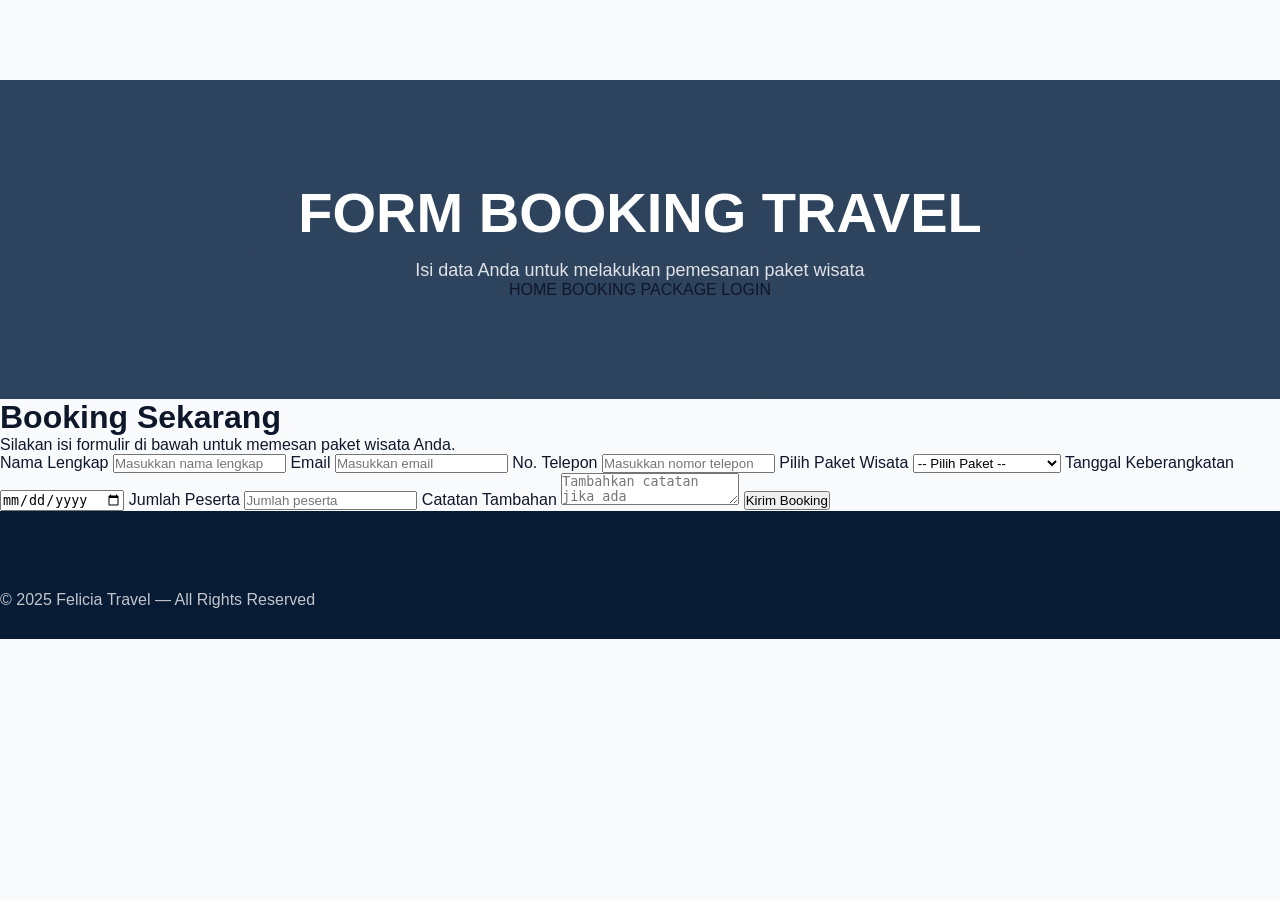
<file: BOOKING.html>
<!DOCTYPE html>
<html lang="en">

<head>

<meta charset="UTF-8">
<meta name="viewport" content="width=device-width, initial-scale=1.0">

<title>Booking - Felicia Travel</title>

<link rel="stylesheet" href="css/style.css">

<link href="https://fonts.googleapis.com/css2?family=Outfit:wght@300;400;600;800&family=Plus+Jakarta+Sans:wght@300;400;500;600;700&display=swap"
rel="stylesheet">

</head>

<body>

<!-- HEADER -->

<header>

<div class="page-header">

<h1 class="highlight">
FORM BOOKING TRAVEL
</h1>

<p>
Isi data Anda untuk melakukan pemesanan paket wisata
</p>

<nav class="nav">

<a href="index.html">HOME</a>
<a href="booking.html">BOOKING</a>
<a href="package.html">PACKAGE</a>
<a href="login.html">LOGIN  </a>

</nav>

</div>

</header>

<div class="page-wrapper">

<div class="booking-container">

<h1>Booking Sekarang</h1>

<p>
Silakan isi formulir di bawah untuk memesan paket wisata Anda.
</p>

<form>

<label>Nama Lengkap</label>
<input type="text" placeholder="Masukkan nama lengkap" required>

<label>Email</label>
<input type="email" placeholder="Masukkan email" required>

<label>No. Telepon</label>
<input type="tel" placeholder="Masukkan nomor telepon" required>

<label>Pilih Paket Wisata</label>

<select required>

<option value="">
-- Pilih Paket --
</option>

<option>
Bali Package
</option>

<option>
Jepang Package
</option>

<option>
Kamboja Package
</option>

<option>
Korea Package
</option>

<option>
Raja Ampat Package
</option>

<option>
Vietnam Package
</option>

</select>

<label>Tanggal Keberangkatan</label>
<input type="date" required>

<label>Jumlah Peserta</label>
<input type="number" min="1" placeholder="Jumlah peserta" required>

<label>Catatan Tambahan</label>

<textarea placeholder="Tambahkan catatan jika ada"></textarea>

<button class="submit-btn">
Kirim Booking
</button>

</form>

</div>

</div>

<!-- FOOTER -->

<footer class="footer-section">

<p>
© 2025 Felicia Travel — All Rights Reserved
</p>

</footer>

</body>

</html>
</file>
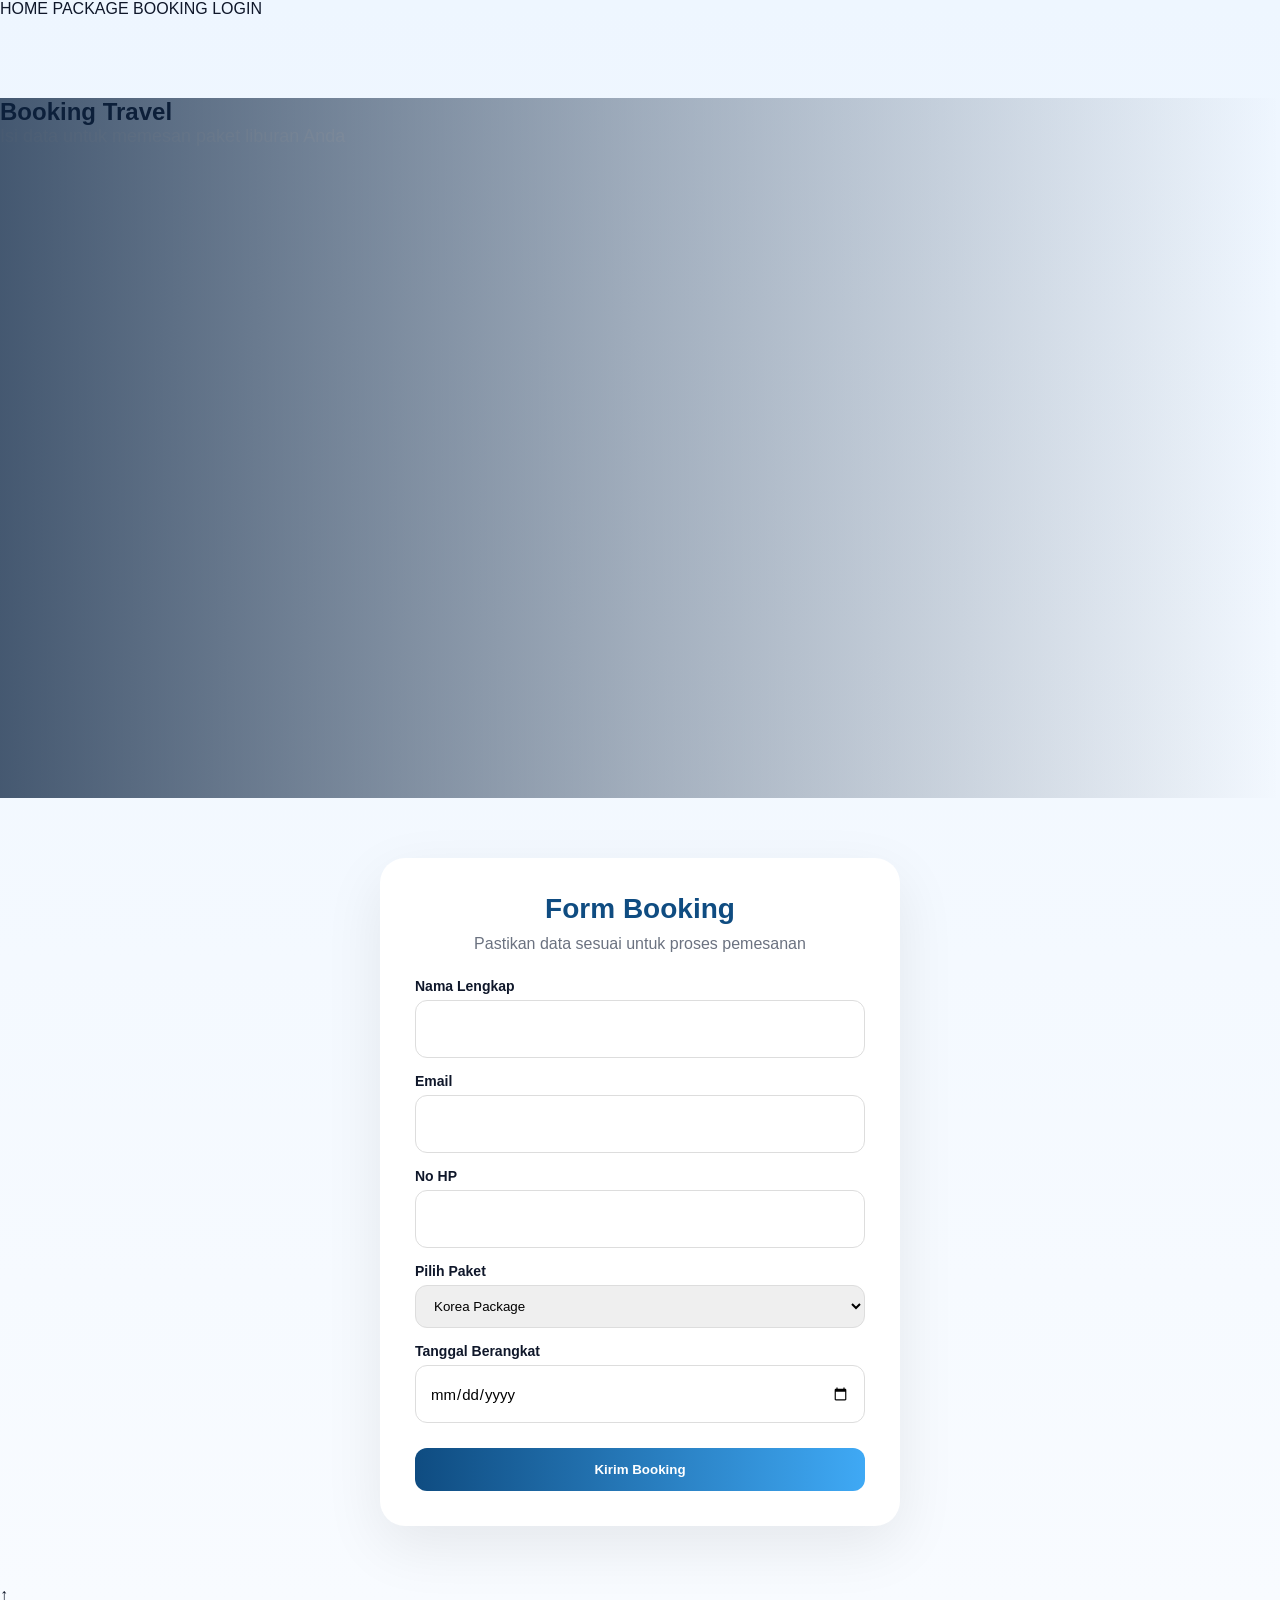
<file: booking.html>
<!DOCTYPE html>
<html lang="id">

<head>
<meta charset="UTF-8">
<meta name="viewport" content="width=device-width, initial-scale=1.0">

<title>Booking Travel</title>

<link href="https://fonts.googleapis.com/css2?family=Outfit:wght@400;700;800&family=Plus+Jakarta+Sans:wght@400;500;600;700&display=swap" rel="stylesheet">

<link rel="stylesheet" href="css/style.css">

<style>

/* ===== BOOKING UI MODERN ===== */

body{
background:linear-gradient(180deg,#eef6ff,#f8fbff);
}

.booking-wrapper{
display:flex;
justify-content:center;
align-items:center;
padding:60px 20px;
}

.booking-card{
width:100%;
max-width:520px;
background:white;
border-radius:25px;
padding:35px;
box-shadow:0 20px 60px rgba(0,0,0,.08);
animation:fadeUp .6s ease;
}

.booking-card h2{
text-align:center;
margin-bottom:10px;
color:#0F4C81;
font-size:28px;
}

.booking-card p{
text-align:center;
color:#6B7280;
margin-bottom:25px;
}

.input-group{
margin-bottom:15px;
}

.input-group label{
display:block;
margin-bottom:6px;
font-weight:600;
font-size:14px;
}

.input-group input,
.input-group select,
.input-group textarea{
width:100%;
padding:12px 14px;
border-radius:12px;
border:1px solid #ddd;
outline:none;
transition:.3s;
font-family:inherit;
}

.input-group input:focus,
.input-group select:focus,
.input-group textarea:focus{
border-color:#0F4C81;
box-shadow:0 0 0 3px rgba(15,76,129,.1);
}

.submit-btn{
width:100%;
padding:14px;
border:none;
border-radius:12px;
background:linear-gradient(90deg,#0F4C81,#3FA9F5);
color:white;
font-weight:700;
cursor:pointer;
margin-top:10px;
transition:.3s;
}

.submit-btn:hover{
transform:translateY(-3px);
}

@keyframes fadeUp{
from{opacity:0; transform:translateY(30px);}
to{opacity:1; transform:translateY(0);}
}

</style>

</head>

<body>

<!-- NAV -->
<nav class="nav">
<a href="index.html">HOME</a>
<a href="package.html">PACKAGE</a>
<a href="booking.html">BOOKING</a>
<a href="login.html">LOGIN</a>
</nav>

<!-- HERO MINI -->
<section class="hero" style="min-height:35vh;">
<h2>Booking Travel</h2>
<p>Isi data untuk memesan paket liburan Anda</p>
</section>

<!-- BOOKING FORM -->
<div class="booking-wrapper">

<div class="booking-card">

<h2>Form Booking</h2>
<p>Pastikan data sesuai untuk proses pemesanan</p>

<form id="bookingForm">

<div class="input-group">
<label>Nama Lengkap</label>
<input type="text" required>
</div>

<div class="input-group">
<label>Email</label>
<input type="email" required>
</div>

<div class="input-group">
<label>No HP</label>
<input type="tel" required>
</div>

<div class="input-group">
<label>Pilih Paket</label>
<select id="paket">
<option>Korea Package</option>
<option>Japan Package</option>
<option>Bali Package</option>
<option>Raja Ampat</option>
</select>
</div>

<div class="input-group">
<label>Tanggal Berangkat</label>
<input type="date" required>
</div>

<button class="submit-btn" type="submit">
Kirim Booking
</button>

</form>

</div>

</div>

<!-- FLOAT BUTTON -->
<div class="floating-btn">↑</div>

<script>

// FLOAT TOP
document.querySelector('.floating-btn').onclick = () => {
window.scrollTo({top:0,behavior:'smooth'});
};

// FORM INTERAKTIF
document.getElementById('bookingForm').addEventListener('submit',function(e){
e.preventDefault();

let paket = document.getElementById('paket').value;

alert("Booking berhasil untuk " + paket);

window.location.href = "index.html";
});

</script>

</body>

</html>
</file>
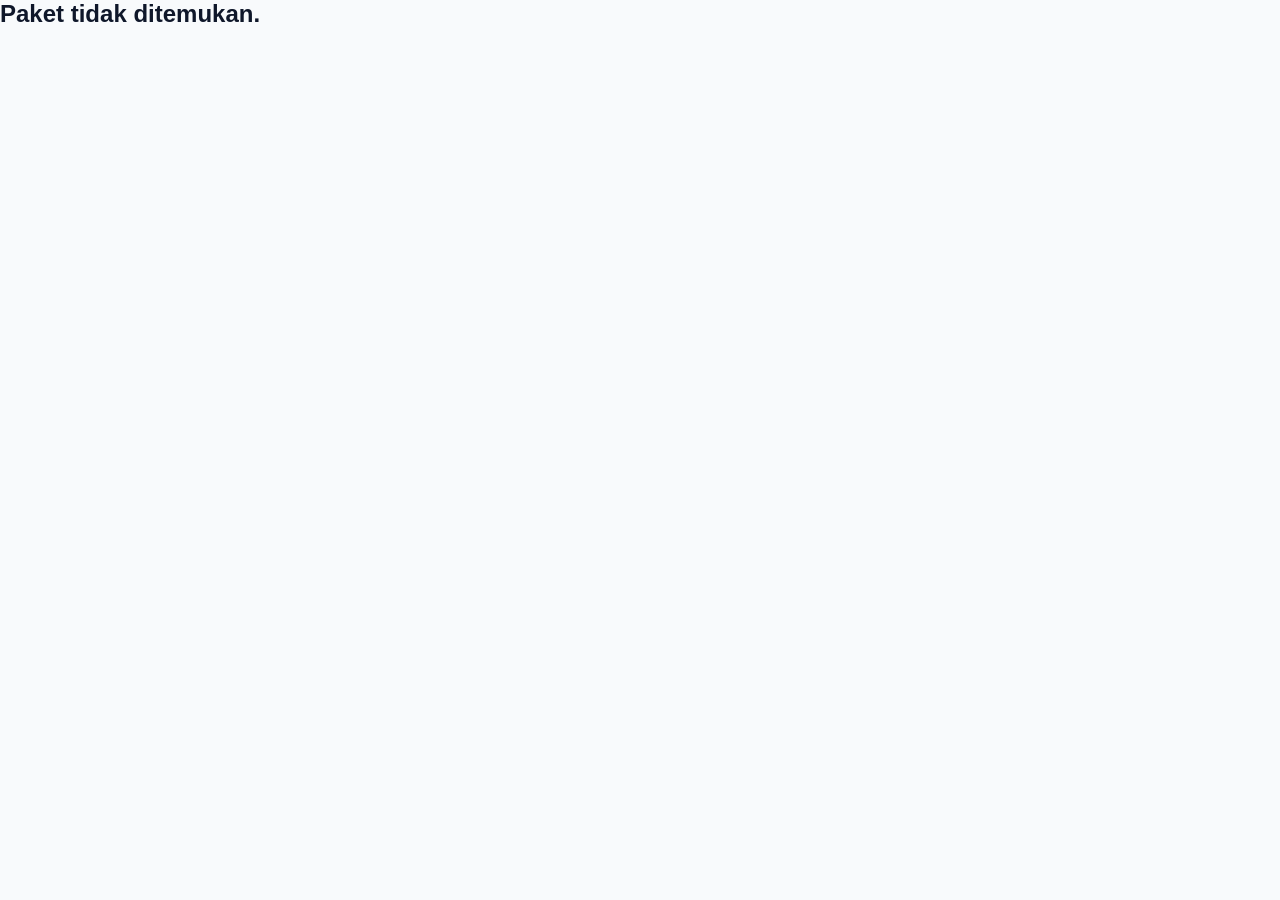
<file: detail.html>
<!DOCTYPE html>
<html lang="id">
<head>
<meta charset="UTF-8">
<meta name="viewport" content="width=device-width, initial-scale=1.0">
<title>Detail Paket</title>

<link rel="stylesheet" href="css/style.css">

<style>
.detail{
    max-width:900px;
    margin:50px auto;
    background:#fff;
    border-radius:15px;
    box-shadow:0 5px 20px rgba(0,0,0,.1);
    overflow:hidden;
}

.detail img{
    width:100%;
    height:400px;
    object-fit:cover;
}

.content{
    padding:30px;
}

.content h1{
    margin-bottom:15px;
}

.price{
    font-size:28px;
    color:#0a2b5e;
    font-weight:bold;
    margin:20px 0;
}

.btn-book{
    display:inline-block;
    padding:15px 30px;
    background:#0a2b5e;
    color:white;
    text-decoration:none;
    border-radius:8px;
}
</style>

</head>
<body>

<div class="detail">

<img id="gambar">

<div class="content">

<h1 id="nama"></h1>

<p id="durasi"></p>

<div class="price" id="harga"></div>

<p id="deskripsi"></p>

<a href="package.html" class="btn-book">
Kembali ke Paket
</a>

</div>

</div>

<script>

const paket=new URLSearchParams(window.location.search).get("paket");

const data={

tokyo:{
nama:"Tokyo Sakura Tour",
gambar:"https://images.unsplash.com/photo-1540959733332-eab4deabeeaf",
durasi:"6 Hari 5 Malam",
harga:"Rp16.990.000",
deskripsi:"Nikmati keindahan bunga sakura, Gunung Fuji, Shibuya, Asakusa, dan Disneyland Tokyo."
},

seoul:{
nama:"Seoul Autumn",
gambar:"https://ik.imagekit.io/tvlk/blog/2022/12/south-korea_autumn_shutterstock_1149210557-Copy.jpg?tr=q-70,c-at_max,w-500,h-250,dpr-2",
durasi:"5 Hari 4 Malam",
harga:"Rp11.990.000",
deskripsi:"Menjelajahi Gyeongbokgung Palace, Namsan Tower, Myeongdong dan menikmati musim gugur Korea."
},

europe:{
nama:"Europe Classic",
gambar:"https://images.unsplash.com/photo-1499856871958-5b9627545d1a",
durasi:"9 Hari 7 Malam",
harga:"Rp27.990.000",
deskripsi:"Mengunjungi Paris, Swiss, Amsterdam dan berbagai kota indah di Eropa."
},

australia:{
nama:"Australia Explore",
gambar:"https://images.unsplash.com/photo-1523482580672-f109ba8cb9be",
durasi:"7 Hari 6 Malam",
harga:"Rp22.990.000",
deskripsi:"Liburan ke Sydney Opera House, Blue Mountains dan berbagai destinasi populer Australia."
},

bali:{
    nama:"Bali Paradise",
    gambar:"https://images.unsplash.com/photo-1537953773345-d172ccf13cf1",
    durasi:"4 Hari 3 Malam",
    harga:"Rp6.990.000",
    deskripsi:"Menjelajahi Pantai Kuta, Tanah Lot, Ubud, dan Nusa Penida."
},

singapore:{
    nama:"Singapore City Escape",
    gambar:"https://images.unsplash.com/photo-1525625293386-3f8f99389edd",
    durasi:"3 Hari 2 Malam",
    harga:"Rp8.490.000",
    deskripsi:"Mengunjungi Marina Bay Sands, Merlion Park, Universal Studios, dan Gardens by the Bay."
},

dubai:{
    nama:"Dubai Luxury",
    gambar:"https://images.unsplash.com/photo-1512453979798-5ea266f8880c",
    durasi:"5 Hari 4 Malam",
    harga:"Rp18.990.000",
    deskripsi:"Nikmati Burj Khalifa, Palm Jumeirah, Dubai Mall, dan safari gurun."
},

newzealand:{
    nama:"New Zealand Adventure",
    gambar:"https://images.unsplash.com/photo-1469521669194-babb45599def",
    durasi:"8 Hari 7 Malam",
    harga:"Rp24.990.000",
    deskripsi:"Jelajahi Queenstown, Milford Sound, Rotorua, dan Danau Tekapo."
},

};


const item = data[paket];

if(item){

    document.getElementById("gambar").src = item.gambar;
    document.getElementById("nama").innerHTML = item.nama;
    document.getElementById("durasi").innerHTML = item.durasi;
    document.getElementById("harga").innerHTML = item.harga;
    document.getElementById("deskripsi").innerHTML = item.deskripsi;

}else{

    document.body.innerHTML =
    "<h2>Paket tidak ditemukan.</h2>";

}
</script>

</body>
</html>
</file>
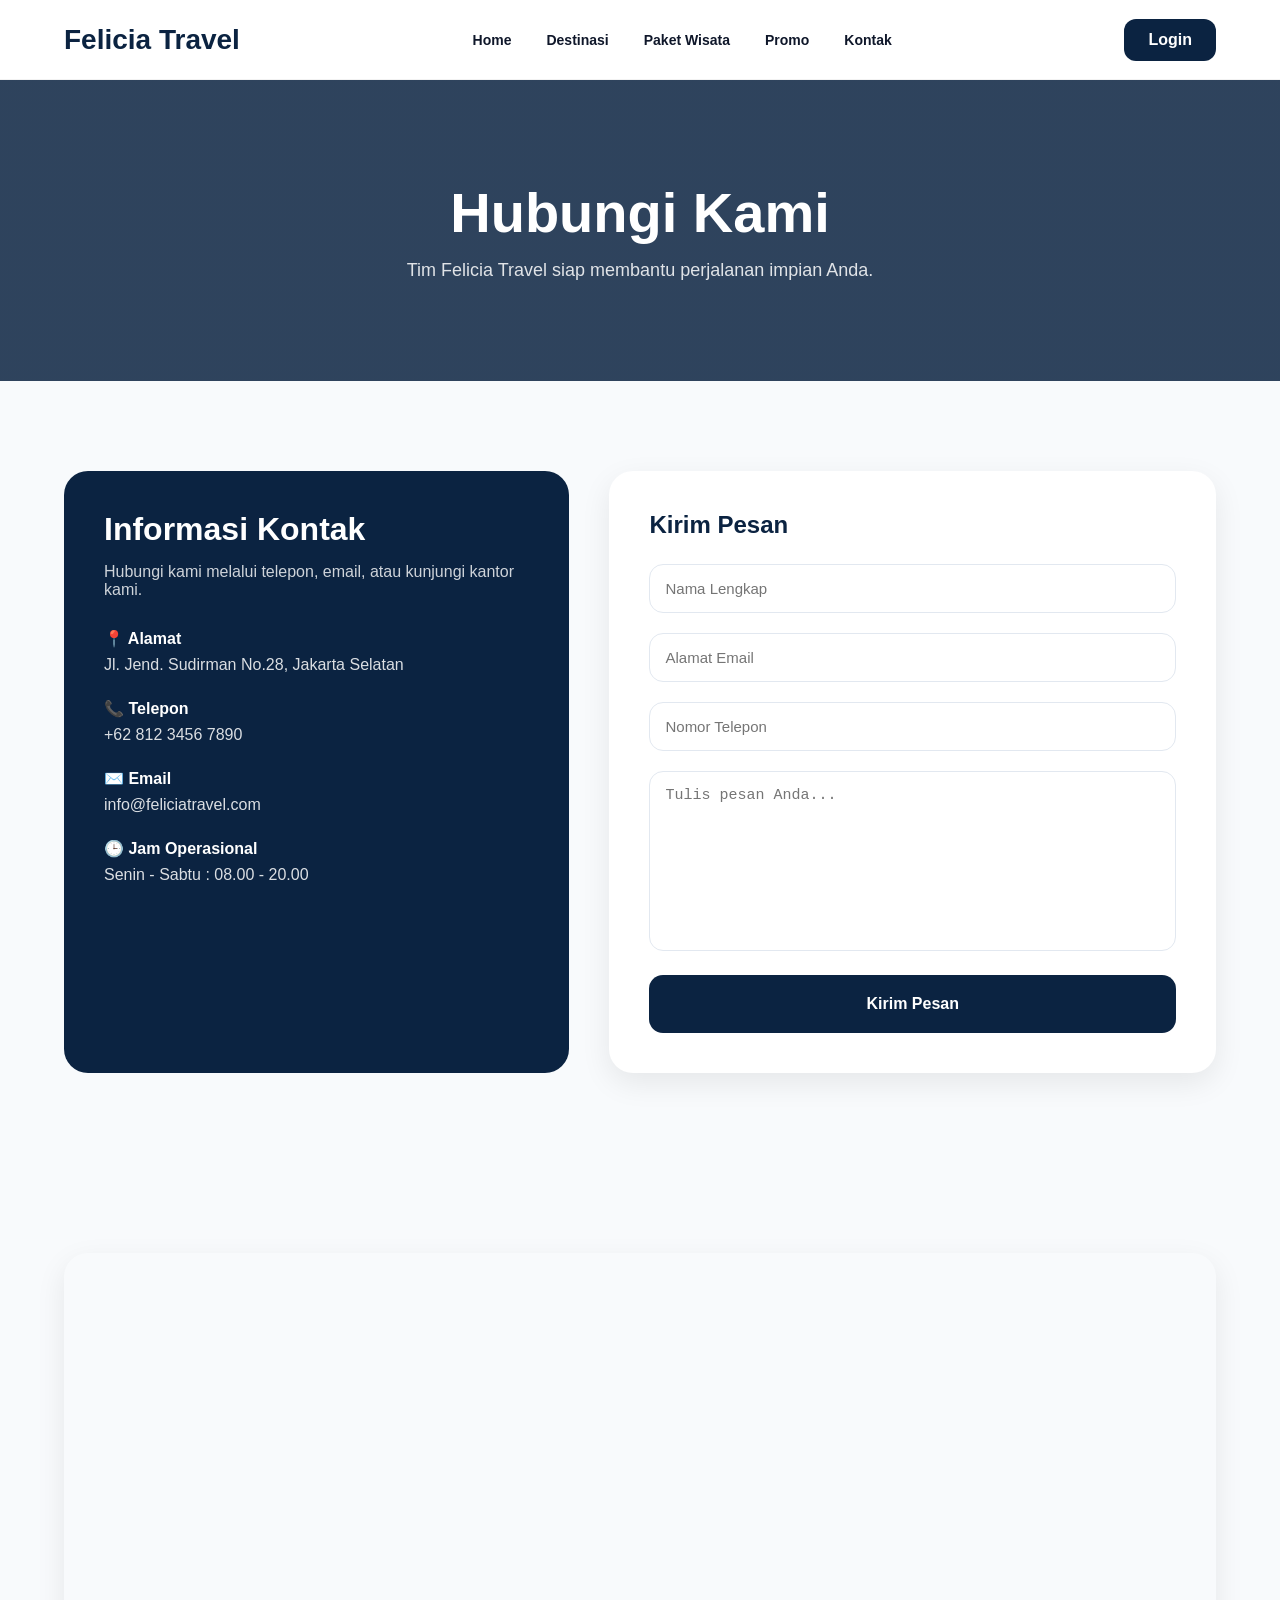
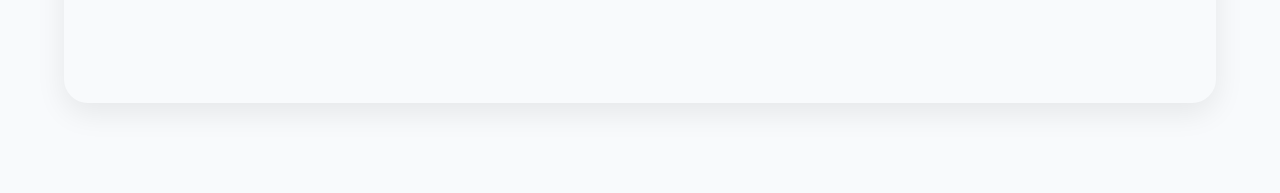
<file: kontak.html>
<!DOCTYPE html>
<html lang="en">
<head>
    <meta charset="UTF-8">
    <meta name="viewport" content="width=z, initial-scale=1.0">
    <title>Kontak - Felicia Travel</title>
</head>
<link rel="stylesheet" href="css/style.css">
<body>
    <nav class="navbar">

    <div class="container nav-container">

        <div class="logo">
            Felicia Travel
        </div>

        <ul class="nav-menu">
            <li><a href="index.html" class="nav-link">Home</a></li>
            <li><a href="destinasi.html" class="nav-link">Destinasi</a></li>
            <li><a href="package.html" class="nav-link">Paket Wisata</a></li>
            <li><a href="promo.html" class="nav-link">Promo</a></li>
            <li><a href="kontak.html" class="nav-link active">Kontak</a></li>
        </ul>

        <a href="login.html" class="btn-login">
            Login
        </a>

    </div>

</nav>

<!-- HEADER -->

<section class="page-header">

    <div class="container">

        <h1>Hubungi Kami</h1>

        <p>
            Tim Felicia Travel siap membantu perjalanan impian Anda.
        </p>

    </div>

</section>

<!-- CONTACT -->

<section class="section">

    <div class="container">

        <div class="contact-wrapper">

            <!-- INFO -->

            <div class="contact-info">

                <h2>
                    Informasi Kontak
                </h2>

                <p>
                    Hubungi kami melalui telepon, email, atau kunjungi kantor kami.
                </p>

                <div class="contact-item">

                    <h4>📍 Alamat</h4>

                    <span>
                        Jl. Jend. Sudirman No.28, Jakarta Selatan
                    </span>

                </div>

                <div class="contact-item">

                    <h4>📞 Telepon</h4>

                    <span>
                        +62 812 3456 7890
                    </span>

                </div>

                <div class="contact-item">

                    <h4>✉️ Email</h4>

                    <span>
                        info@feliciatravel.com
                    </span>

                </div>

                <div class="contact-item">

                    <h4>🕒 Jam Operasional</h4>

                    <span>
                        Senin - Sabtu : 08.00 - 20.00
                    </span>

                </div>

            </div>

            <!-- FORM -->

            <div class="contact-form">

                <h2>
                    Kirim Pesan
                </h2>

                <form>

                    <div class="form-group">
                        <input type="text" placeholder="Nama Lengkap">
                    </div>

                    <div class="form-group">
                        <input type="email" placeholder="Alamat Email">
                    </div>

                    <div class="form-group">
                        <input type="tel" placeholder="Nomor Telepon">
                    </div>

                    <div class="form-group">
                        <textarea placeholder="Tulis pesan Anda..."></textarea>
                    </div>

                    <button type="submit" class="btn-contact">
                        Kirim Pesan
                    </button>

                </form>

            </div>

        </div>

    </div>

</section>

<!-- MAP -->

<section class="section">

    <div class="container">

        <div class="map-box">

            <iframe
                src="https://www.google.com/maps?q=Jakarta&output=embed"
                loading="lazy">
            </iframe>

        </div>

    </div>

</section>
</body>
</html>
</file>
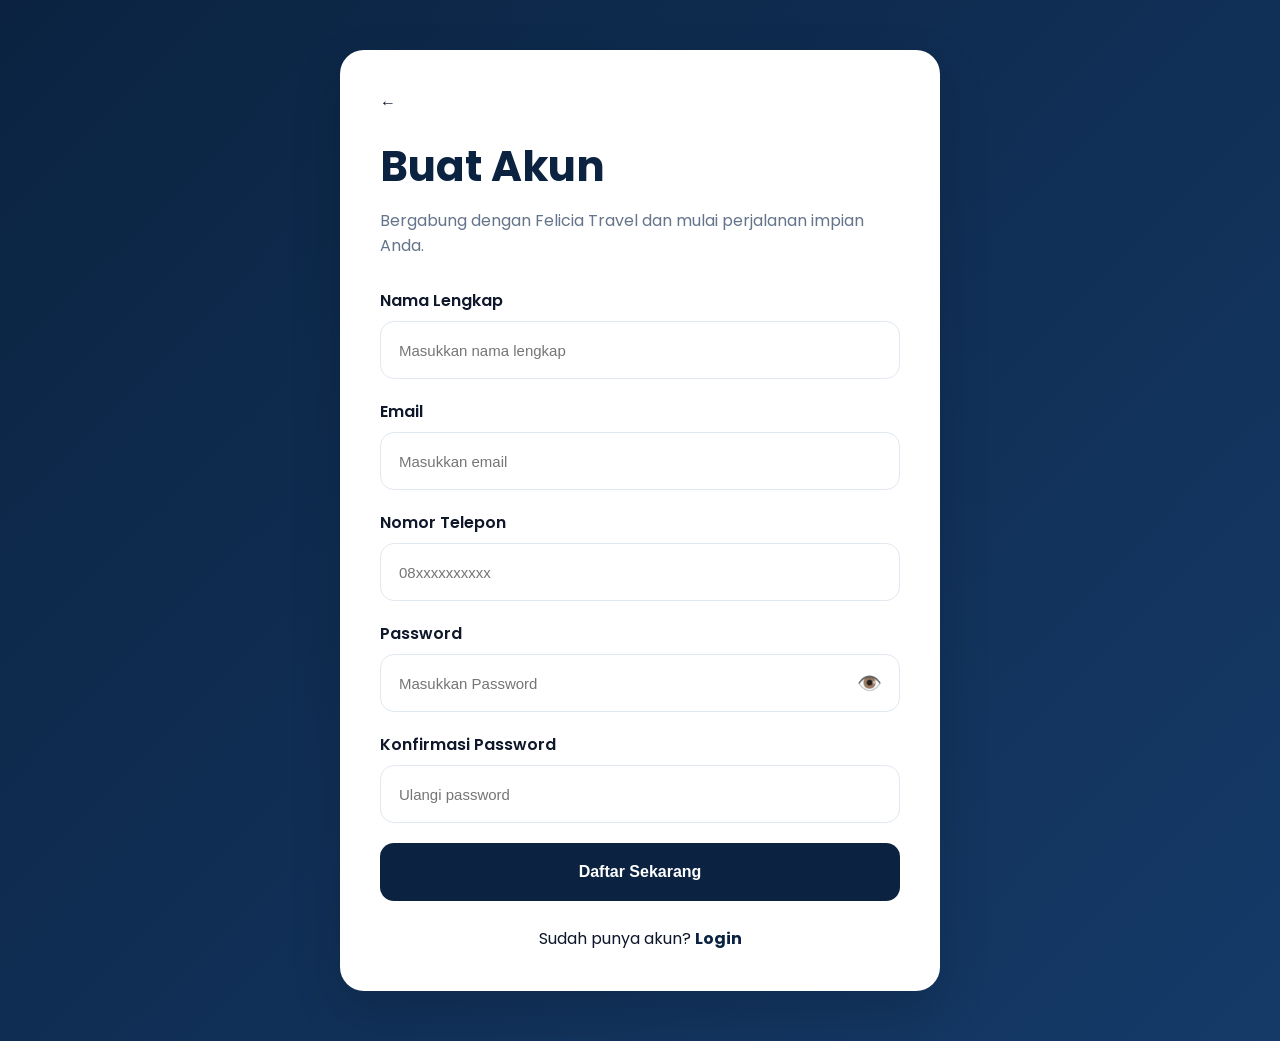
<file: regist.html>
<!DOCTYPE html>
<html lang="id">
<head>

<meta charset="UTF-8">
<meta name="viewport" content="width=device-width, initial-scale=1.0">

<title>Daftar Akun | Felicia Travel</title>

<link rel="stylesheet" href="css/style.css">

<link href="https://fonts.googleapis.com/css2?family=Poppins:wght@300;400;500;600;700;800&display=swap" rel="stylesheet">

</head>

<body>

<div class="register-page">

    <div class="register-box">

        <a href="login.html" class="back-btn">
            ←
        </a>

        <h1>Buat Akun</h1>

        <p class="register-subtitle">
            Bergabung dengan Felicia Travel dan mulai perjalanan impian Anda.
        </p>

        <form id="registerForm">

            <div class="input-group">

                <label>Nama Lengkap</label>

                <input
                type="text"
                id="fullname"
                placeholder="Masukkan nama lengkap">

            </div>

            <div class="input-group">

                <label>Email</label>

                <input
                type="email"
                id="email"
                placeholder="Masukkan email">

            </div>

            <div class="input-group">

                <label>Nomor Telepon</label>

                <input
                type="tel"
                id="phone"
                placeholder="08xxxxxxxxxx">

            </div>

            <div class="input-group">

                <label>Password</label>

                <div class="password-wrapper">

                    <input
                        type="password"
                        id="password"
                        placeholder="Masukkan Password">

                    <span id="togglePassword">
                        👁️
                    </span>

                </div>

            </div>

            <div class="input-group">

                <label>Konfirmasi Password</label>

                <input
                type="password"
                id="confirmPassword"
                placeholder="Ulangi password">

            </div>

            <button
            type="submit"
            class="btn-register">

                Daftar Sekarang

            </button>

        </form>

        <p class="login-link">

            Sudah punya akun?

            <a href="login.html">
                Login
            </a>

        </p>

    </div>

</div>

<script>

const form = document.getElementById("registerForm");

const password = document.getElementById("password");
const confirmPassword = document.getElementById("confirmPassword");

const togglePassword = document.getElementById("togglePassword");

/* SHOW / HIDE PASSWORD */

togglePassword.addEventListener("click", function(){

    if(password.type === "password"){

        password.type = "text";

        togglePassword.innerHTML = "🙈";

    }else{

        password.type = "password";

        togglePassword.innerHTML = "👁️";

    }

});

/* REGISTER */

form.addEventListener("submit", function(e){

    e.preventDefault();

    const fullname = document.getElementById("fullname").value.trim();
    const email = document.getElementById("email").value.trim();
    const phone = document.getElementById("phone").value.trim();
    const pass = password.value;
    const confirm = confirmPassword.value;

    if(
        fullname === "" ||
        email === "" ||
        phone === "" ||
        pass === "" ||
        confirm === ""
    ){

        alert("Lengkapi semua data!");
        return;

    }

    if(pass.length < 6){

        alert("Password minimal 6 karakter!");
        return;

    }

    if(pass !== confirm){

        alert("Konfirmasi password tidak sesuai!");
        return;

    }

    alert("Pendaftaran berhasil!");

    window.location.href = "login.html";

});

</script>

</body>
</html>
</file>
<file: css/style.css>
:root {
  /* PRIMARY */
  --primary: #0B2341;
  --primary-light: #153A68;
  --primary-dark: #07192E;

  /* ACCENT */
  --accent: #F4A62A;
  --accent-hover: #E69717;

  /* NEUTRAL */
  --white: #FFFFFF;
  --bg: #F8FAFC;
  --surface: #FFFFFF;

  /* TEXT */
  --text: #0F172A;
  --text-light: #64748B;

  /* BORDER */
  --border: #E2E8F0;

  /* SHADOW */
  --shadow: 0 10px 30px rgba(2, 6, 23, .08);

  /* RADIUS */
  --radius: 20px;

  /* TRANSITION */
  --transition: all .3s ease;
}

/* RESET */

*{
  margin:0;
  padding:0;
  box-sizing:border-box;
}

html{
  scroll-behavior:smooth;
}

body{
  font-family:'Poppins',sans-serif;
  background:var(--bg);
  color:var(--text);
  overflow-x:hidden;
}

a{
  text-decoration:none;
  color:inherit;
}

ul{
  list-style:none;
}

img{
  width:100%;
  display:block;
}

/* CONTAINER */

.container{
  width:90%;
  max-width:1400px;
  margin:auto;
}

/* NAVBAR */

.navbar{
  position:fixed;
  top:0;
  left:0;
  width:100%;
  height:80px;
  background:#fff;
  z-index:999;
  border-bottom:1px solid rgba(0,0,0,.05);
}

.nav-container{
  height:100%;
  display:flex;
  align-items:center;
  justify-content:space-between;
}

.logo{
  font-size:28px;
  font-weight:700;
  color:var(--primary);
}

.nav-menu{
  display:flex;
  gap:35px;
}

.nav-link{
  font-size:14px;
  font-weight:600;
  color:var(--text);
  transition:var(--transition);
}

.nav-link:hover{
  color:var(--primary);
}

.btn-login{
  background:var(--primary);
  color:#fff;
  padding:12px 24px;
  border-radius:12px;
  font-weight:600;
  transition:var(--transition);
}

.btn-login:hover{
  background:var(--primary-light);
}

/* HERO */

.hero{
  position:relative;
  height:700px;
  overflow:hidden;
  margin-top:80px;
}

.hero img{
  width:100%;
  height:100%;
  object-fit:cover;
}

.hero::before{
  content:'';
  position:absolute;
  inset:0;

  background:
  linear-gradient(
    90deg,
    rgba(11,35,65,.75),
    rgba(11,35,65,.35),
    transparent
  );
}

.hero-content{
  position:absolute;
  z-index:2;
  top:50%;
  left:8%;
  transform:translateY(-50%);
  max-width:600px;
}

.hero h1{
  font-size:72px;
  line-height:1;
  color:#fff;
  font-weight:800;
  margin-bottom:20px;
}

.hero p{
  color:rgba(255,255,255,.9);
  font-size:18px;
  margin-bottom:30px;
}

.btn-hero{
  display:inline-flex;
  align-items:center;
  gap:10px;
  background:var(--accent);
  color:#111827;
  padding:15px 30px;
  border-radius:14px;
  font-weight:700;
  transition:var(--transition);
}

.btn-hero:hover{
  background:var(--accent-hover);
  transform:translateY(-2px);
}

/* DESTINASI FINAL */

.page-header{
    margin-top:80px;
    padding:100px 0;
    text-align:center;

    background:
    linear-gradient(
        rgba(11,35,65,.85),
        rgba(11,35,65,.85)
    ),
    url("https://images.unsplash.com/photo-1501785888041-af3ef285b470");

    background-size:cover;
    background-position:center;
}

.page-header h1{
    color:#fff;
    font-size:56px;
    font-weight:800;
    margin-bottom:15px;
}

.page-header p{
    color:rgba(255,255,255,.85);
    font-size:18px;
}

.destination-grid{
    display:grid;
    grid-template-columns:repeat(auto-fit,minmax(350px,1fr));
    gap:30px;
}

.destination-card{
    background:#fff;
    border-radius:20px;
    overflow:hidden;
    box-shadow:0 10px 30px rgba(0,0,0,.08);
    transition:.3s ease;
}

.destination-card:hover{
    transform:translateY(-8px);
    box-shadow:0 20px 40px rgba(0,0,0,.12);
}

.destination-image{
    width:100%;
    height:240px;
    overflow:hidden;
}

.destination-image img{
    width:100%;
    height:100%;
    object-fit:cover;
    display:block;
    transition:.5s;
}

.destination-card:hover .destination-image img{
    transform:scale(1.08);
}

.destination-content{
    padding:24px;
}

.destination-content h3{
    font-size:24px;
    color:#0B2341;
    margin-bottom:12px;
}

.destination-content p{
    color:#64748B;
    line-height:1.7;
    margin-bottom:18px;
}

.destination-price{
    font-size:22px;
    font-weight:800;
    color:#0B2341;
    margin-bottom:20px;
}

.destination-btn{
    display:inline-block;
    padding:12px 24px;
    background:#0B2341;
    color:#fff;
    border-radius:12px;
    font-weight:600;
    transition:.3s;
}

.destination-btn:hover{
    background:#153A68;
}

@media(max-width:768px){

    .page-header h1{
        font-size:38px;
    }

    .destination-grid{
        grid-template-columns:1fr;
    }

}

/* PACKAGE FINAL */

.package-grid{
    display:grid;
    grid-template-columns:repeat(auto-fit,minmax(320px,1fr));
    gap:30px;
}

.package-card{
    background:#fff;
    border-radius:20px;
    overflow:hidden;
    box-shadow:0 10px 30px rgba(0,0,0,.08);
    transition:.3s;
}

.package-card:hover{
    transform:translateY(-8px);
    box-shadow:0 20px 40px rgba(0,0,0,.12);
}

.package-image{
    position:relative;
    height:240px;
    overflow:hidden;
}

.package-image img{
    width:100%;
    height:100%;
    object-fit:cover;
    transition:.5s;
}

.package-card:hover .package-image img{
    transform:scale(1.08);
}

.package-content{
    padding:24px;
}

.package-title{
    font-size:24px;
    color:#0B2341;
    margin-bottom:12px;
}

.package-meta{
    color:#64748B;
    margin-bottom:15px;
}

.package-price{
    font-size:28px;
    font-weight:800;
    color:#0B2341;
    margin-bottom:20px;
}

.badge{
    position:absolute;
    top:15px;
    left:15px;
    padding:8px 14px;
    border-radius:50px;
    color:white;
    font-size:12px;
    font-weight:700;
}

.badge-best{
    background:#F59E0B;
}

.badge-popular{
    background:#2563EB;
}

.badge-family{
    background:#22C55E;
}

.btn-detail{
    display:block;
    text-align:center;
    background:#0B2341;
    color:white;
    padding:14px;
    border-radius:12px;
    font-weight:600;
    transition:.3s;
}

.btn-detail:hover{
    background:#153A68;
}

@media(max-width:768px){

    .package-grid{
        grid-template-columns:1fr;
    }

}

/* SEARCH BOX */

.search-wrapper{
  position:relative;
  margin-top:-80px;
  z-index:20;
}

.search-box{
  background:#fff;
  border-radius:24px;
  padding:30px;
  box-shadow: 0 15px 40px rgba(15,23,42,.08);
}

.search-tabs{
  display:flex;
  gap:20px;
  margin-bottom:25px;
}

.search-tab{
  padding:12px 20px;
  border-radius:12px;
  font-weight:600;
  cursor:pointer;
  transition:.3s;
}

.search-tab.active{
  background:#EFF6FF;
  color:var(--primary);
}

.search-grid{
    display:grid;
    grid-template-columns:
    2fr
    1.5fr
    1fr
    1fr
    180px;

    gap:15px;
}

.search-box input,
.search-box select{
  height:55px;
  border:1px solid var(--border);
  border-radius:12px;
  padding:0 15px;
  outline:none;
}

.search-box input:focus,
.search-box select:focus{
  border-color:var(--primary);
}

.btn-search{
    width:100%;
    height:58px;
    background:linear-gradient(135deg,#0B2341,#153A68);
    color:white;
    border:none;
    border-radius:14px;
    font-size:16px;
    font-weight:700;
    letter-spacing:.5px;
    cursor:pointer;
    box-shadow:
    0 10px 25px rgba(11,35,65,.25);
    transition:.3s;
}

.btn-search:hover{
    transform:translateY(-2px);
}

.btn-search:hover{
  background:var(--primary-light);
}

#searchResult{
    display:none;
    margin-top:20px;
    padding:18px 24px;
    background:#EFF6FF;
    border-radius:12px;
    color:#0B2341;
    font-weight:600;
}

#searchResult.active{
    display:block;
}

/* SECTION */

.section{
  padding:90px 0;
}

.section-title{
  text-align:center;
  margin-bottom:10px;
  font-size:40px;
  font-weight:800;
}

.section-subtitle{
  text-align:center;
  color:var(--text-light);
  margin-bottom:50px;
}

/* DESTINATION CARD */

.destination-grid{
  display:grid;
  grid-template-columns:repeat(5,1fr);
  gap:20px;
}

.destination-card{
  background:#fff;
  border-radius:18px;
  overflow:hidden;
  transition:.35s;
  border:1px solid #eef2f7;
}

.destination-card:hover{
  transform:translateY(-8px);
  box-shadow: 0 20px 40px rgba(15,23,42,.12);
}

.destination-card img{
  height:180px;
  object-fit:cover;
}

.destination-content{
  padding:18px;
}

.destination-title{
  font-size:18px;
  font-weight:700;
  margin-bottom:8px;
}

.destination-price{
  color:var(--primary);
  font-size:20px;
  font-weight:800;
}

/* PROMO FINAL */

.promo-grid{
    display:grid;
    grid-template-columns:repeat(auto-fit,minmax(350px,1fr));
    gap:30px;
}

.promo-card{
    background:#fff;
    border-radius:20px;
    overflow:hidden;
    box-shadow:0 10px 30px rgba(0,0,0,.08);
    transition:.3s;
}

.promo-card:hover{
    transform:translateY(-8px);
    box-shadow:0 20px 40px rgba(0,0,0,.12);
}

.promo-image{
    height:240px;
    overflow:hidden;
}

.promo-image img{
    width:100%;
    height:100%;
    object-fit:cover;
    transition:.5s;
}

.promo-card:hover img{
    transform:scale(1.08);
}

.promo-content{
    padding:24px;
}

.promo-badge{
    display:inline-block;
    background:#F4A62A;
    color:#111;
    padding:8px 14px;
    border-radius:50px;
    font-size:12px;
    font-weight:700;
    margin-bottom:15px;
}

.promo-content h3{
    font-size:24px;
    color:#0B2341;
    margin-bottom:12px;
}

.promo-content p{
    color:#64748B;
    line-height:1.7;
    margin-bottom:18px;
}

.promo-price{
    display:flex;
    flex-direction:column;
    gap:5px;
    margin-bottom:20px;
}

.old-price{
    text-decoration:line-through;
    color:#94A3B8;
    font-size:15px;
}

.new-price{
    color:#0B2341;
    font-size:28px;
    font-weight:800;
}

.promo-btn{
    display:block;
    text-align:center;
    background:#0B2341;
    color:white;
    padding:14px;
    border-radius:12px;
    font-weight:600;
    transition:.3s;
}

.promo-btn:hover{
    background:#153A68;
}

.promo-banner{
    background:linear-gradient(
        135deg,
        #0B2341,
        #153A68
    );

    border-radius:24px;
    padding:50px;

    color:white;

    display:flex;
    justify-content:space-between;
    align-items:center;

    gap:30px;

    overflow:hidden;
}

.promo-banner h2{
    font-size:42px;
    margin-bottom:15px;
}

.promo-banner p{
    color:rgba(255,255,255,.85);
    font-size:18px;
}

@media(max-width:768px){

    .promo-banner{
        flex-direction:column;
        text-align:center;
    }

}

@media(max-width:768px){

    .promo-grid{
        grid-template-columns:1fr;
    }

}

/* PACKAGE CARD */

.package-grid{
  display:grid;
  grid-template-columns:repeat(4,1fr);
  gap:25px;
}

.package-card{
  background:#fff;
  border-radius:18px;
  overflow:hidden;
  border:1px solid #eef2f7;
  transition:.35s;
}

.package-card:hover{
  transform:translateY(-8px);
  box-shadow: 0 20px 40px rgba(15,23,42,.12);
}

.package-image{
  position:relative;
}

.package-image img{
  height:220px;
  object-fit:cover;
}

.badge{
  position:absolute;
  top:15px;
  left:15px;
  padding:7px 12px;
  border-radius:999px;
  font-size:11px;
  font-weight:700;
}

.badge-best{
  background:#F59E0B;
  color:white;
}

.badge-popular{
  background:#2563EB;
  color:white;
}

.badge-family{
  background:#22C55E;
  color:white;
}

.package-content{
  padding:20px;
}

.package-title{
  font-size:20px;
  font-weight:700;
  margin-bottom:12px;
}

.package-meta{
  color:var(--text-light);
  font-size:14px;
  margin-bottom:15px;
}

.package-price{
  font-size:24px;
  color:var(--primary);
  font-weight:800;
}

.btn-detail{
  display:inline-block;
  margin-top:15px;
  background:var(--primary);
  color:white;
  padding:10px 18px;
  border-radius:10px;
  font-size:14px;
  font-weight:600;
}

.booking-modal{
    position:fixed;
    inset:0;
    background:rgba(0,0,0,.6);
    display:none;
    justify-content:center;
    align-items:center;
    z-index:9999;
}

.booking-modal.active{
    display:flex;
}

.booking-box{
    width:90%;
    max-width:500px;
    background:#fff;
    padding:35px;
    border-radius:24px;
    position:relative;
    animation:popup .3s ease;
}

@keyframes popup{
    from{
        transform:scale(.8);
        opacity:0;
    }
    to{
        transform:scale(1);
        opacity:1;
    }
}

.close-modal{
    position:absolute;
    top:15px;
    right:20px;
    font-size:32px;
    cursor:pointer;
}

.booking-info{
    margin:20px 0;
}

.booking-box form{
    display:flex;
    flex-direction:column;
    gap:15px;
}

.booking-box input{
    height:55px;
    border:1px solid #E2E8F0;
    border-radius:12px;
    padding:0 15px;
}

.booking-box button{
    height:55px;
    border:none;
    border-radius:12px;
    background:#0B2341;
    color:white;
    font-weight:700;
    cursor:pointer;
}

.booking-box button:hover{
    background:#153A68;
}

/* CONTACT PAGE */

.contact-wrapper{
    display:grid;
    grid-template-columns:1fr 1.2fr;
    gap:40px;
}

.contact-info{
    background:#0B2341;
    color:white;
    padding:40px;
    border-radius:24px;
}

.contact-info h2{
    margin-bottom:15px;
    font-size:32px;
}

.contact-info p{
    color:rgba(255,255,255,.8);
    margin-bottom:30px;
}

.contact-item{
    margin-bottom:25px;
}

.contact-item h4{
    margin-bottom:8px;
}

.contact-item span{
    color:rgba(255,255,255,.85);
}

.contact-form{
    background:white;
    padding:40px;
    border-radius:24px;
    box-shadow:0 10px 30px rgba(0,0,0,.08);
}

.contact-form h2{
    margin-bottom:25px;
    color:#0B2341;
}

.form-group{
    margin-bottom:20px;
}

.form-group input,
.form-group textarea{
    width:100%;
    border:1px solid #E2E8F0;
    border-radius:14px;
    padding:15px;
    font-size:15px;
    outline:none;
}

.form-group textarea{
    resize:none;
    height:180px;
}

.form-group input:focus,
.form-group textarea:focus{
    border-color:#0B2341;
}

.btn-contact{
    width:100%;
    height:58px;
    border:none;
    border-radius:14px;
    background:#0B2341;
    color:white;
    font-size:16px;
    font-weight:700;
    cursor:pointer;
    transition:.3s;
}

.btn-book{
    display:inline-block;
    margin-top:30px;   /* kasih jarak dari deskripsi */
    padding:15px 30px;
    background:#0a2b5e;
    color:white;
    text-decoration:none;
    border-radius:8px;
}

.btn-contact:hover{
    background:#153A68;
}

.map-box{
    height:450px;
    overflow:hidden;
    border-radius:24px;
    box-shadow:0 10px 30px rgba(0,0,0,.08);
}

.map-box iframe{
    width:100%;
    height:100%;
    border:none;
}

@media(max-width:768px){

    .contact-wrapper{
        grid-template-columns:1fr;
    }

}

/* BENEFIT */

.benefits{
  background:var(--primary);
  color:white;
  padding:40px;
  border-radius:24px;
}

.benefit-grid{
  display:grid;
  grid-template-columns:repeat(4,1fr);
  gap:25px;
}

.benefit-item{
  display:flex;
  align-items:center;
  gap:15px;
}

.benefit-icon{
  width:60px;
  height:60px;
  border-radius:50%;
  background:rgba(255,255,255,.15);
  display:flex;
  justify-content:center;
  align-items:center;
  font-size:22px;
}

/* TESTIMONIAL */

.testimonial-grid{
  display:grid;
  grid-template-columns:repeat(3,1fr);
  gap:25px;
}

.testimonial-card{
  background:#fff;
  border-radius:20px;
  padding:25px;
  box-shadow:var(--shadow);
}

.testimonial-user{
  display:flex;
  align-items:center;
  gap:15px;
  margin-bottom:20px;
}

.testimonial-user img{
  width:55px;
  height:55px;
  border-radius:50%;
  object-fit:cover;
}

.stars{
  color:#F59E0B;
  margin-bottom:10px;
}

/* NEWSLETTER */

.newsletter{
  background:var(--primary);
  border-radius:24px;
  padding:40px;
  color:white;
}

.newsletter-form{
  display:flex;
  gap:15px;
  margin-top:20px;
}

.newsletter input{
  flex:1;
  height:55px;
  border:none;
  border-radius:12px;
  padding:0 20px;
}

.newsletter button{
  background:var(--accent);
  border:none;
  color:#111827;
  font-weight:700;
  padding:0 30px;
  border-radius:12px;
  cursor:pointer;
}

/* FOOTER */

footer{
  background:#081B34;
  color:rgba(255,255,255,.75);
  padding:80px 0 30px;
}

.footer-grid{
  display:grid;
  grid-template-columns:
  2fr 1fr 1fr 1fr;
  gap:50px;
}

.footer-title{
  color:white;
  font-weight:700;
  margin-bottom:20px;
}

.footer-links a{
  display:block;
  margin-bottom:12px;
  transition:.3s;
}

.footer-links a:hover{
  color:white;
}

.footer-bottom{
  margin-top:50px;
  padding-top:25px;
  border-top:
  1px solid rgba(255,255,255,.1);
  text-align:center;
}

/* LOGIN PAGE */

.login-page{
    min-height:100vh;
    display:grid;
    grid-template-columns:1fr 520px;
}

.login-left{
    position:relative;

    background:
    url("https://images.unsplash.com/photo-1507525428034-b723cf961d3e");

    background-size:cover;
    background-position:center;
}

.overlay{
    position:absolute;
    inset:0;

    background:
    linear-gradient(
        rgba(11,35,65,.80),
        rgba(11,35,65,.65)
    );
}

.login-content{
    position:relative;
    z-index:2;
    height:100%;
    display:flex;
    flex-direction:column;
    justify-content:center;
    padding:80px;
}

.login-content h1{
    font-size:72px;
    line-height:1;
    color:white;
    margin-bottom:25px;
}

.login-content p{
    color:rgba(255,255,255,.85);
    font-size:18px;
    max-width:500px;
}

.login-right{
    background:white;
    display:flex;
    align-items:center;
    justify-content:center;
    padding:40px;
}

.login-box{
    width:100%;
    max-width:500px;
    background:white;
    padding:40px;
    border-radius:24px;
    box-shadow:  0 15px 40px rgba(15,23,42,.08);
}

.back-home{
    color:#0B2341;
    font-weight:600;
}

.login-box h2{
    font-size:42px;
    margin-top:30px;
    color:#0B2341;
}

.login-subtitle{
    color:#64748B;
    margin:10px 0 35px;
}

.input-group{
    margin-bottom:20px;
}

.input-group label{
    display:block;
    margin-bottom:8px;
    font-weight:600;
}

.input-group input{
    width:100%;
    height:58px;
    border:1px solid #E2E8F0;
    border-radius:14px;
    padding:0 18px;
    font-size:15px;
}

.input-group input:focus{
    outline:none;
    border-color:#0B2341;
}

.login-options{
    display:flex;
    justify-content:space-between;
    align-items:center;
    margin-bottom:25px;
    font-size:14px;
}

.login-options a{
    color:#0B2341;
    font-weight:600;
}

.btn-login-submit{
    width:100%;
    height:58px;
    border:none;
    border-radius:14px;
    background:#0B2341;
    color:white;
    font-size:16px;
    font-weight:700;
    cursor:pointer;
    transition:.3s;
}

.btn-login-submit:hover{
    background:#153A68;
}

.divider{
    position:relative;
    text-align:center;
    margin:30px 0;
}

.divider::before{
    content:'';

    position:absolute;
    top:50%;
    left:0;

    width:100%;
    height:1px;

    background:#E2E8F0;
}

.divider span{
    background:white;
    padding:0 15px;
    position:relative;
    color:#94A3B8;
}

.google-btn{
    width:100%;
    height:58px;

    border:1px solid #E2E8F0;
    background:white;

    border-radius:14px;

    cursor:pointer;

    font-weight:600;
}

.register-text{
    margin-top:25px;
    text-align:center;
}

.register-text a{
    color:#0B2341;
    font-weight:700;
}

@media(max-width:992px){

    .login-page{
        grid-template-columns:1fr;
    }

    .login-left{
        display:none;
    }

}

/* REGISTER PAGE */

.register-page{
    min-height:100vh;
    display:flex;
    justify-content:center;
    align-items:center;
    padding:50px 20px;
    background: linear-gradient(135deg,#0B2341,#153A68);
}

.register-box{
    width:100%;
    max-width:600px;
    background:white;
    padding:40px;
    border-radius:24px;
    box-shadow: 0 20px 50px rgba(0,0,0,.15);
}

.register-box h1{
    margin-top:20px;
    color:#0B2341;
    font-size:42px;
}

.register-subtitle{
    color:#64748B;
    margin:10px 0 30px;
}

.btn-register{
    width:100%;
    height:58px;
    border:none;
    border-radius:14px;
    background:#0B2341;
    color:white;
    font-size:16px;
    font-weight:700;
    cursor:pointer;
    transition:.3s;
}

.btn-register:hover{
    background:#153A68;
}

.login-link{
    margin-top:25px;
    text-align:center;
}

.login-link a{
    color:#0B2341;
    font-weight:700;
}

.password-wrapper{
    position:relative;
}

.password-wrapper input{
    width:100%;
    padding-right:55px;
}

#togglePassword{
    position:absolute;
    right:18px;
    top:50%;
    transform:translateY(-50%);
    cursor:pointer;
    font-size:20px;
    user-select:none;
    transition:.3s;
}

#togglePassword:hover{
    transform:translateY(-50%) scale(1.1);
}

.password-wrapper span{
    position:absolute;
    right:18px;
    top:50%;
    transform:translateY(-50%);
    cursor:pointer;
}

.password-wrapper input{
    width:100%;
}

/* RESPONSIVE */

@media(max-width:1200px){

  .package-grid,
  .destination-grid{
    grid-template-columns:repeat(2,1fr);
  }

  .benefit-grid{
    grid-template-columns:repeat(2,1fr);
  }
}

@media(max-width:768px){

  .hero h1{
    font-size:48px;
  }

  .search-grid{
    grid-template-columns:1fr;
  }

  .package-grid,
  .destination-grid,
  .benefit-grid,
  .testimonial-grid,
  .footer-grid{
    grid-template-columns:1fr;
  }

  .newsletter-form{
    flex-direction:column;
  }

  .promo-banner{
    flex-direction:column;
  }

  .nav-menu{
    display:none;
  }
}

/* E-TICKET */

.ticket-page{
    min-height:100vh;
    display:flex;
    justify-content:center;
    align-items:center;
    padding:40px;
    background:#F8FAFC;
}

.ticket-card{
    width:100%;
    max-width:700px;
    background:white;
    border-radius:24px;
    overflow:hidden;
    box-shadow:0 20px 50px rgba(0,0,0,.1);
}

.ticket-header{
    background:linear-gradient(135deg,#0B2341,#153A68);
    color:white;
    padding:40px;
    text-align:center;
}

.ticket-header h1{
    margin-bottom:10px;
}

.ticket-body{
    padding:35px;
}

.ticket-row{
    display:flex;
    justify-content:space-between;
    padding:18px 0;
    border-bottom:1px solid #E2E8F0;
}

.ticket-qr{
    display:flex;
    justify-content:center;
    margin:30px 0;
}

.ticket-qr img{
    width:180px;
    height:180px;
    padding:10px;
    background:white;
    border:1px solid #E2E8F0;
    border-radius:15px;
}

.ticket-row span{
    color:#64748B;
}

.ticket-row strong{
    color:#0F172A;
}

.status-paid{
    color:#22C55E;
}

.ticket-footer{
    padding:30px;
    display:flex;
    gap:15px;
}

.btn-print,
.btn-home{
    flex:1;
    height:55px;
    border:none;
    border-radius:12px;
    display:flex;
    align-items:center;
    justify-content:center;
    text-decoration:none;
    font-weight:700;
    cursor:pointer;
}

.btn-print{
    background:#F4A62A;
    color:#111;
}

.btn-home{
    background:#0B2341;
    color:white;
}

@media(max-width:768px){

    .ticket-footer{
        flex-direction:column;
    }

}
</file>
